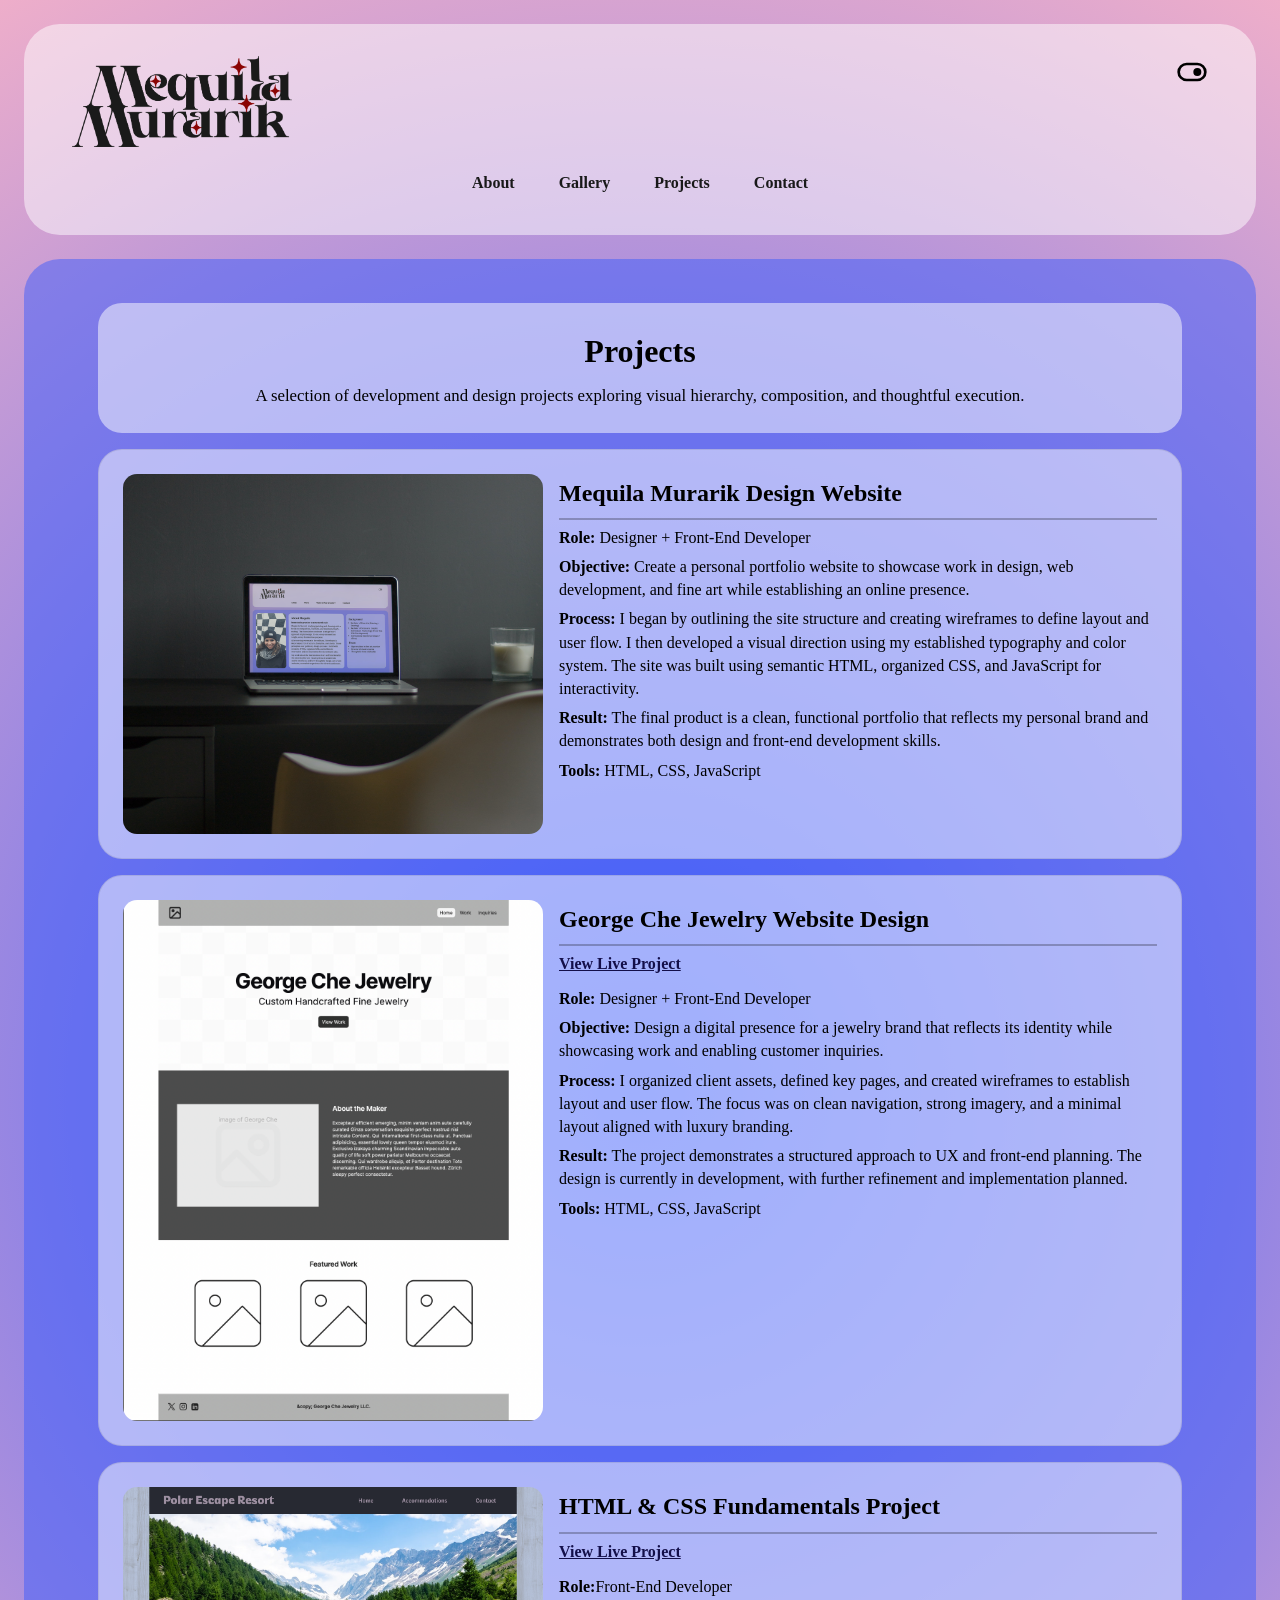
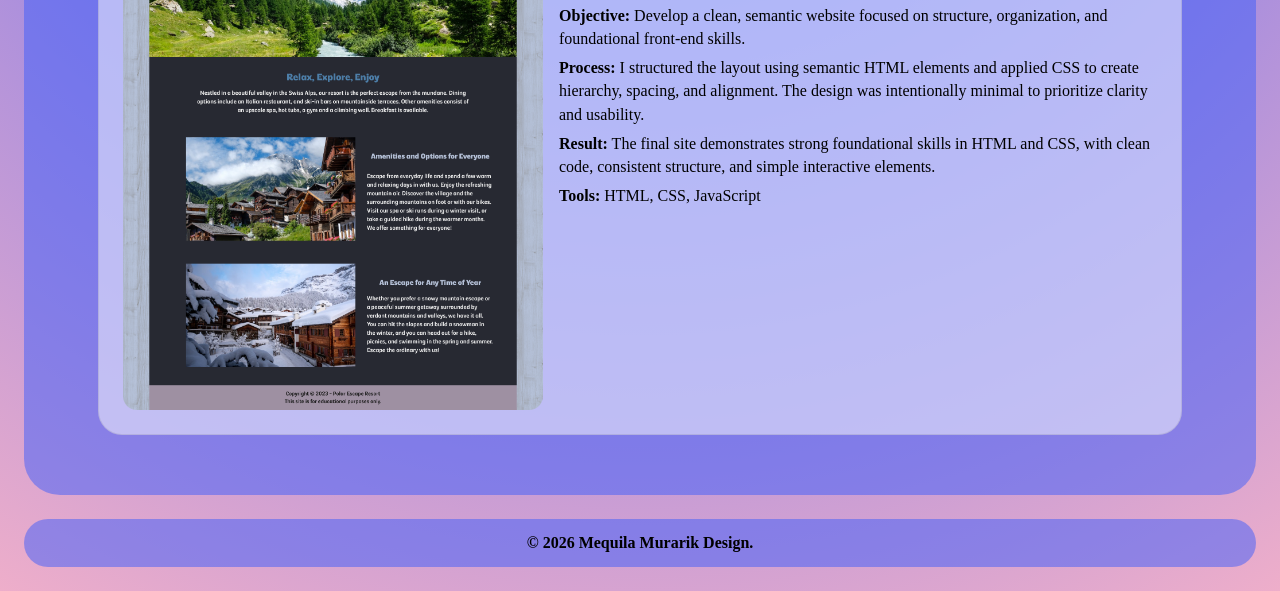
<file: case-studies.html>
<!DOCTYPE html>
<html lang="en">
<head>
    <meta charset="UTF-8">
    <meta name="description" content="Mequila Murarik case studies">
    <meta name="author" content="Mequila Murarik">
    <meta name="viewport" content="width=device-width, initial-scale=1.0">
    <link rel="stylesheet" href="styles.css">
    <script src="script.js" defer></script>
    <title>Case Studies | Mequila Murarik Design</title>
</head>
<body>
    <header>
        <button id="theme-toggle" aria-label="Toggle light/dark mode">
            <svg id="dark-mode" xmlns="http://www.w3.org/2000/svg" width="32" height="32"
                viewBox="0 0 24 24" fill="currentColor">
                <path d="M8 9a3 3 0 1 1 -3 3l.005 -.176a3 3 0 0 1 2.995 -2.824" />
                <path d="M16 5a7 7 0 0 1 0 14h-8a7 7 0 0 1 0 -14zm0 2h-8a5 5 0 1 0 0 10h8a5 5 0 0 0 0 -10" />
            </svg>

            <svg id="light-mode" xmlns="http://www.w3.org/2000/svg" width="32" height="32"
                viewBox="0 0 24 24" fill="currentColor">
                <path d="M16 9a3 3 0 1 1 -3 3l.005 -.176a3 3 0 0 1 2.995 -2.824" />
                <path d="M16 5a7 7 0 0 1 0 14h-8a7 7 0 0 1 0 -14zm0 2h-8a5 5 0 1 0 0 10h8a5 5 0 0 0 0 -10" />
            </svg>
        </button>

        <img src="images/stacked_rgb.png" alt="Mequila Murarik logo" class="logo">
        <h1>Mequila Murarik Design</h1>

        <nav>
            <ul>
                <li><a href="index.html#about">About</a></li>
                <li><a href="index.html#work">Gallery</a></li>
                <li><a href="case-studies.html">Projects</a></li>
                <li><a href="index.html#contact">Contact</a></li>
            </ul>
        </nav>
    </header>

    <main>
        <section class="case-studies-page">
            <div class="case-studies-intro">
                <h2>Projects</h2>
                <p>A selection of development and design projects exploring visual hierarchy, composition, and thoughtful execution.</p>
            </div>

            <article class="case-study-card">
            <img src="images/laptop-mockup.png" alt="Mockup on laptop of Mequila Murarik Design website">
            <div class="case-study-copy">
                <h3>Mequila Murarik Design Website</h3>
                <p><strong>Role:</strong> Designer + Front-End Developer</p>
                <p><strong>Objective:</strong> Create a personal portfolio website to showcase work in design, web development, and fine art while establishing an online presence.</p>
                <p><strong>Process:</strong> I began by outlining the site structure and creating wireframes to define layout and user flow. I then developed a visual direction using my established typography and color system. The site was built using semantic HTML, organized CSS, and JavaScript for interactivity.</p>
                <p><strong>Result:</strong> The final product is a clean, functional portfolio that reflects my personal brand and demonstrates both design and front-end development skills.</p>
                <p><strong>Tools:</strong> HTML, CSS, JavaScript</p>
            </div>
            </article>

            <article class="case-study-card">
            <img src="images/gcj-wireframe.png" alt="Wireframe for George Che Jewelry website">
            <div class="case-study-copy">
                <h3>George Che Jewelry Website Design</h3>
                <p><a href="https://mmurarikl.github.io/georgechejewelry/" target="_blank">View Live Project</a></p>
                <p><strong>Role:</strong> Designer + Front-End Developer</p>
                <p><strong>Objective:</strong> Design a digital presence for a jewelry brand that reflects its identity while showcasing work and enabling customer inquiries.</p>
                <p><strong>Process:</strong> I organized client assets, defined key pages, and created wireframes to establish layout and user flow. The focus was on clean navigation, strong imagery, and a minimal layout aligned with luxury branding.</p>
                <p><strong>Result:</strong> The project demonstrates a structured approach to UX and front-end planning. The design is currently in development, with further refinement and implementation planned.</p>
                <p><strong>Tools:</strong> HTML, CSS, JavaScript</p>
            </div>
            </article>

            <article class="case-study-card">
            <img src="images/Polar-Escape-Resort.png" alt="Screenshot of HTML and CSS fundamentals project website">
            <div class="case-study-copy">
                <h3>HTML & CSS Fundamentals Project</h3>
                <p><a href="https://mmurarikl.github.io/final-project/" target="_blank">View Live Project</a></p>
                <p><strong>Role:</strong>Front-End Developer</p>
                <p><strong>Objective:</strong> Develop a clean, semantic website focused on structure, organization, and foundational front-end skills.</p>
                <p><strong>Process:</strong> I structured the layout using semantic HTML elements and applied CSS to create hierarchy, spacing, and alignment. The design was intentionally minimal to prioritize clarity and usability.</p>
                <p><strong>Result:</strong> The final site demonstrates strong foundational skills in HTML and CSS, with clean code, consistent structure, and simple interactive elements.</p>
                <p><strong>Tools:</strong> HTML, CSS, JavaScript</p>
            </div>
            </article>
        </section>
    </main>

    <footer>
        <p>&copy; 2026 Mequila Murarik Design.</p>
    </footer>
</body>
</html>
</file>
<file: styles.css>
/* css reset */
/* http://meyerweb.com/eric/tools/css/reset/ 
   v2.0 | 20110126
   License: none (public domain)
*/
html, body, div, span, applet, object, iframe,
h1, h2, h3, h4, h5, h6, p, blockquote, pre,
a, abbr, acronym, address, big, cite, code,
del, dfn, em, img, ins, kbd, q, s, samp,
small, strike, strong, sub, sup, tt, var,
b, u, i, center,
dl, dt, dd, ol, ul, li,
fieldset, form, label, legend,
table, caption, tbody, tfoot, thead, tr, th, td,
article, aside, canvas, details, embed, 
figure, figcaption, footer, header, hgroup, 
menu, nav, output, ruby, section, summary,
time, mark, audio, video {
	margin: 0;
	padding: 0;
	border: 0;
	font-size: 100%;
	font: inherit;
	vertical-align: baseline;
}
/* HTML5 display-role reset for older browsers */
article, aside, details, figcaption, figure, 
footer, header, hgroup, menu, nav, section {
	display: block;
}
body {
	line-height: 1;
}
ol, ul {
	list-style: none;
}
blockquote, q {
	quotes: none;
}
blockquote:before, blockquote:after,
q:before, q:after {
	content: '';
	content: none;
}
table {
	border-collapse: collapse;
	border-spacing: 0;
}
/* CSS written by Mequila Murarik */
/* imported fonts */
@import url('https://fonts.googleapis.com/css2?family=DM+Serif+Display:ital@0;1&family=Lora:ital,wght@0,400..700;1,400..700&display=swap');

/* global styles */
:root{
    --charcoal: #191919;
    --lt-grey: #bfbfbf;
    --blood-red: #8a0303;
    --deep-red: #350101;
    --bright-red: #df0505;
    --gold: #e88f11;
    --blue: #130f49;
    --black: #000000;
    --white: #ffffff;
    --sky-blue: #3f5efb;
    font-family: "DM Serif Display", "Lora", serif;
}

*, *::before, *::after {
    box-sizing: border-box;
}

body {
    margin: 0;
    padding: 12px;
    line-height: 1.5;
    background: radial-gradient(circle, rgba(63, 94, 251, 1) 0%, rgba(238, 174, 202, 1) 100%);
}

img, video {
    max-width: 100%;
    height: auto;
    display: block;
}

main, footer, header {
    width: 100%;
}

header {
    position: relative;
    padding: 1rem;
    background-color: rgba(255, 255, 255, 0.5);
    border-radius: 24px;
    margin-bottom: 16px;
}

header h1 {
    display: none;
}

header img {
    width: 170px;
    height: auto;
    display: block;
    margin: 0 auto;
    padding: 0;
}

/* dark/light toggle */
#theme-toggle {
    position: absolute;
    height: 32px;
    width: 32px;
    top: 1rem;
    right: 1rem;
    background: none;
    border: none;
    cursor: pointer;
}

#theme-toggle svg {
    position: absolute;
    inset: 0;
    width: 100%;
    height: 100%;
}

#dark-mode {
    display: none;
}

#light-mode {
    display: inline;
}

body.dark-mode #dark-mode {
    display: inline;
}

body.dark-mode #light-mode {
    display: none;
}

body.dark-mode {
    background: radial-gradient(circle, rgba(63, 94, 251, 1) 0%, rgba(53, 1, 1, 1) 100%);
}

body.dark-mode main {
    background-color: var(--blue);
}

body.dark-mode button, body.dark-mode .display-controls button, body.dark-mode #contact input[type="submit"] {
    background-color: var(--sky-blue);
}

body.dark-mode footer {
    background-color: var(--blue);
    color: var(--white);
}

/* nav */
nav {
    margin-top: 1rem;
}

nav ul {
    display: flex;
    flex-direction: column;
    gap: 0.5rem;
    align-items: center;
    padding-left: 0;
}

nav a {
    display: inline-block;
    text-decoration: none;
    color: var(--charcoal);
    font-weight: bold;
    font-size: 1rem;
    padding: 0.5rem 0.75rem;
    border-radius: 6px;
}

nav a:hover,
nav a:focus-visible {
    background-color: var(--deep-red);
    color: var(--white);
}

nav a:active {
    color: var(--gold);
}

/* shared containers */
main,
footer {
    background-color: rgba(63, 94, 251, 0.5);
    border-radius: 24px;
}

main {
    margin-bottom: 16px;
    padding: 12px;
}

footer {
    font-size: 1rem;
    font-weight: bold;
    text-align: center;
    padding: 12px;
}

footer p {
    font-family: "Lora", serif;
}

h2 {
    font-size: 1.5rem;
    margin-bottom: 0.75rem;
}

h3 {
    font-size: 1.25rem;
    margin-bottom: 0.75rem;
}

p, li, label, legend, input, textarea, button {
    font-size: 1rem;
    font-family: "Lora", serif;
}

/* about */
.about {
    display: flex;
    flex-direction: column;
    gap: 16px;
    padding: 12px;
}

.about-photo {
    width: 100%;
    border-radius: 20px;
    object-fit: cover;
}

.about-card, .about-aside {
    width: 100%;
    background-color: rgba(255, 255, 255, 0.5);
    padding: 18px;
    border-radius: 20px;
}

.about-card p:first-of-type, strong {
    font-weight: bold;
}

.about-card p {
    margin-bottom: 0.75rem;
}

.about-aside {
    background-color: rgba(255, 255, 255, 0.35);
}

.about-aside h3 {
    margin-top: 0.5rem;
    margin-bottom: 0.5rem;
}

.about-aside ul {
    list-style: circle;
    padding-left: 1.25rem;
    margin-bottom: 1rem;
}

/* work */
#work {
    text-align: center;
    padding: 12px;
}

#work .container {
    width: 100%;
    display: flex;
    flex-direction: column;
    gap: 16px;
}

#work h2, #work h3 {
    margin-bottom: 0.75rem;
}

#work p {
    margin-bottom: 1rem;
}

button, #guessBtn {
    appearance: none;
    -webkit-appearance: none;
    background: none;
    border: none;
    font: inherit;
    cursor: pointer;
}

.display-controls {
    display: flex;
    flex-wrap: wrap;
    gap: 8px;
    justify-content: center;
}

.display-controls button {
    padding: 0.5rem 0.75rem;
    background-color: var(--blue);
    color: var(--white);
    border-radius: 6px;
}

.display-controls button:hover, .display-controls button:focus-visible {
    background-color: var(--blood-red);
}

.display-controls button:active {
    color: var(--gold);
}

.item-display {
    background-color: rgba(255, 255, 255, 0.5);
    border-radius: 20px;
    padding: 18px;
}

.item-display img {
    width: 100%;
    border-radius: 12px;
}

#itemVideo {
    width: 100%;
    max-height: 420px;
    border-radius: 12px;
    margin: 16px auto 0;
}

/* contact */
#contact {
    width: 100%;
    margin: 16px auto 0;
    padding: 18px;
    background-color: rgba(255, 255, 255, 0.5);
    border-radius: 20px;
}

#contact h2 {
    text-align: center;
}

#contact form {
    width: 100%;
    display: flex;
    flex-direction: column;
    gap: 12px;
}

#contact label,
#contact legend {
    font-weight: bold;
    color: var(--charcoal);
}

#contact input[type="text"],
#contact input[type="tel"],
#contact input[type="email"],
#contact textarea {
    width: 100%;
    padding: 10px 12px;
    border-radius: 10px;
    border: 1px solid rgba(0,0,0,0.2);
    background-color: rgba(255,255,255,0.7);
}

#contact textarea {
    min-height: 140px;
    resize: vertical;
}

#contact fieldset {
    border: 2px solid rgba(0,0,0,0.15);
    border-radius: 16px;
    padding: 16px;
    background-color: rgba(255,255,255,0.35);
}

#contact legend {
    padding: 0 8px;
}

#contact fieldset input[type="radio"] {
    margin-right: 8px;
    transform: translateY(1px);
}

#contact fieldset label {
    font-weight: normal;
    margin-right: 18px;
}

#contact input:focus-visible,
#contact textarea:focus-visible,
.display-controls button:focus-visible,
nav a:focus-visible,
#theme-toggle:focus-visible {
    outline: 2px solid var(--gold);
    outline-offset: 2px;
}

#contact input[type="submit"] {
    width: 100%;
    background-color: var(--blue);
    color: var(--white);
    padding: 12px 18px;
    border-radius: 10px;
    border: none;
    cursor: pointer;
    font-size: 1rem;
}

#contact input[type="submit"]:hover,
#contact input[type="submit"]:focus-visible {
    background-color: var(--blood-red);
}

#contact input[type="submit"]:active {
    transform: translateY(2px);
    color: var(--gold);
}

/* errors */
.field-error {
    display: none;
    color: var(--bright-red);
    font-weight: bold;
    margin-top: -6px;
}

.field-error.show {
    display: block;
}

.input-error {
    border: 2px solid var(--bright-red) !important;
    background-color: rgba(223, 5, 5, 0.08);
}

.success-message {
    margin-top: 16px;
    text-align: center;
    font-weight: bold;
    color: var(--blue);
}

/* case studies */
.case-studies-page {
    width: 100%;
    max-width: 1120px;
    margin: 0 auto;
    padding: 18px;
}

.case-studies-intro {
    background-color: rgba(255, 255, 255, 0.5);
    border-radius: 20px;
    padding: 24px 28px;
    margin-bottom: 16px;
    text-align: center;
}

.case-studies-intro h2 {
    font-size: 2rem;
    font-weight: bold;
    margin-bottom: 8px;
}

.case-studies-intro p {
    font-size: 1.05rem;
    line-height: 1.5;
    max-width: 820px;
    margin: 0 auto;
}

.case-study-card {
    display: flex;
    flex-direction: column;
    gap: 16px;
    background-color: rgba(255, 255, 255, 0.5);
    border-radius: 20px;
    padding: 18px;
    margin-bottom: 16px;
    border: 1px solid rgba(0, 0, 0, 0.08);
}

.case-study-card img {
    width: 100%;
    border-radius: 14px;
    object-fit: cover;
}

.case-study-copy {
    line-height: 1.6;
    flex: 1;
}

.case-study-copy h3 {
    font-size: 1.5rem;
    font-weight: 700;
    margin-bottom: 6px;
    padding-bottom: 6px;
    border-bottom: 2px solid rgba(0, 0, 0, 0.25);
}

.case-study-copy p {
    margin-bottom: 6px;
    line-height: 1.45;
}

.case-study-copy a {
    color: var(--blue);
    font-weight: bold;
    display: inline-block;
    margin-bottom: 6px;
    font-weight: bold;
}

.case-study-copy a:hover,
.case-study-copy a:focus-visible {
    color: var(--blood-red);
}

/* tablet */
@media (min-width: 700px) {
    body {
        padding: 20px;
    }

    header {
        padding: 1.5rem 2rem;
    }

    header img {
        width: 220px;
        margin: 0;
    }

    nav ul {
        flex-direction: row;
        justify-content: center;
        flex-wrap: wrap;
        gap: 1.25rem;
    }

    .about {
        padding: 20px;
    }

    .case-study-card {
        flex-direction: row;
        align-items: stretch;
    }

    .case-study-card img {
    width: 40%;
    max-width: 380px;
    height: auto;
    object-fit: cover;
}
}

/* desktop */
@media (min-width: 960px) {
    body {
        max-width: 1280px;
        margin: 0 auto;
        padding: 24px;
    }

    header {
        padding: 2rem 3rem;
        border-radius: 36px;
        margin-bottom: 24px;
    }

    #theme-toggle {
        top: 2rem;
        right: 3rem;
    }

    main,
    footer {
        border-radius: 36px;
    }

    main {
        margin-bottom: 24px;
        padding: 14px;
    }

    .about {
    display: grid;
    grid-template-columns: minmax(220px, 280px) 2fr 1fr;
    gap: 24px;
    }

    .about-photo {
        width: 280px;
        height: 100%;
    }

    .about-card {
        padding: 24px;
        border-radius: 24px;
    }

    .about-aside {
        width: auto;
        padding: 24px;
        border-radius: 24px;
    }

    #work .container {
        max-width: 95%;
        margin: 0 auto;
    }

    .item-display {
        border-radius: 24px;
        padding: 24px 24px 36px;
    }

    .item-display img {
        width: 70%;
        margin: 0 auto;
    }

    #contact {
        width: 90%;
        margin: 24px auto;
        padding: 32px;
        border-radius: 24px;
    }

    #contact form {
        max-width: 600px;
        margin: 0 auto;
    }

    .case-studies-page {
    width: 100%;
    max-width: 1120px;
    margin: 12px auto;
    padding: 18px;
    }

    .case-studies-intro,
    .case-study-card {
        border-radius: 24px;
        padding: 24px;
    }

    .case-study-card img {
    width: 42%;
    max-width: 420px;
    }
}
</file>
